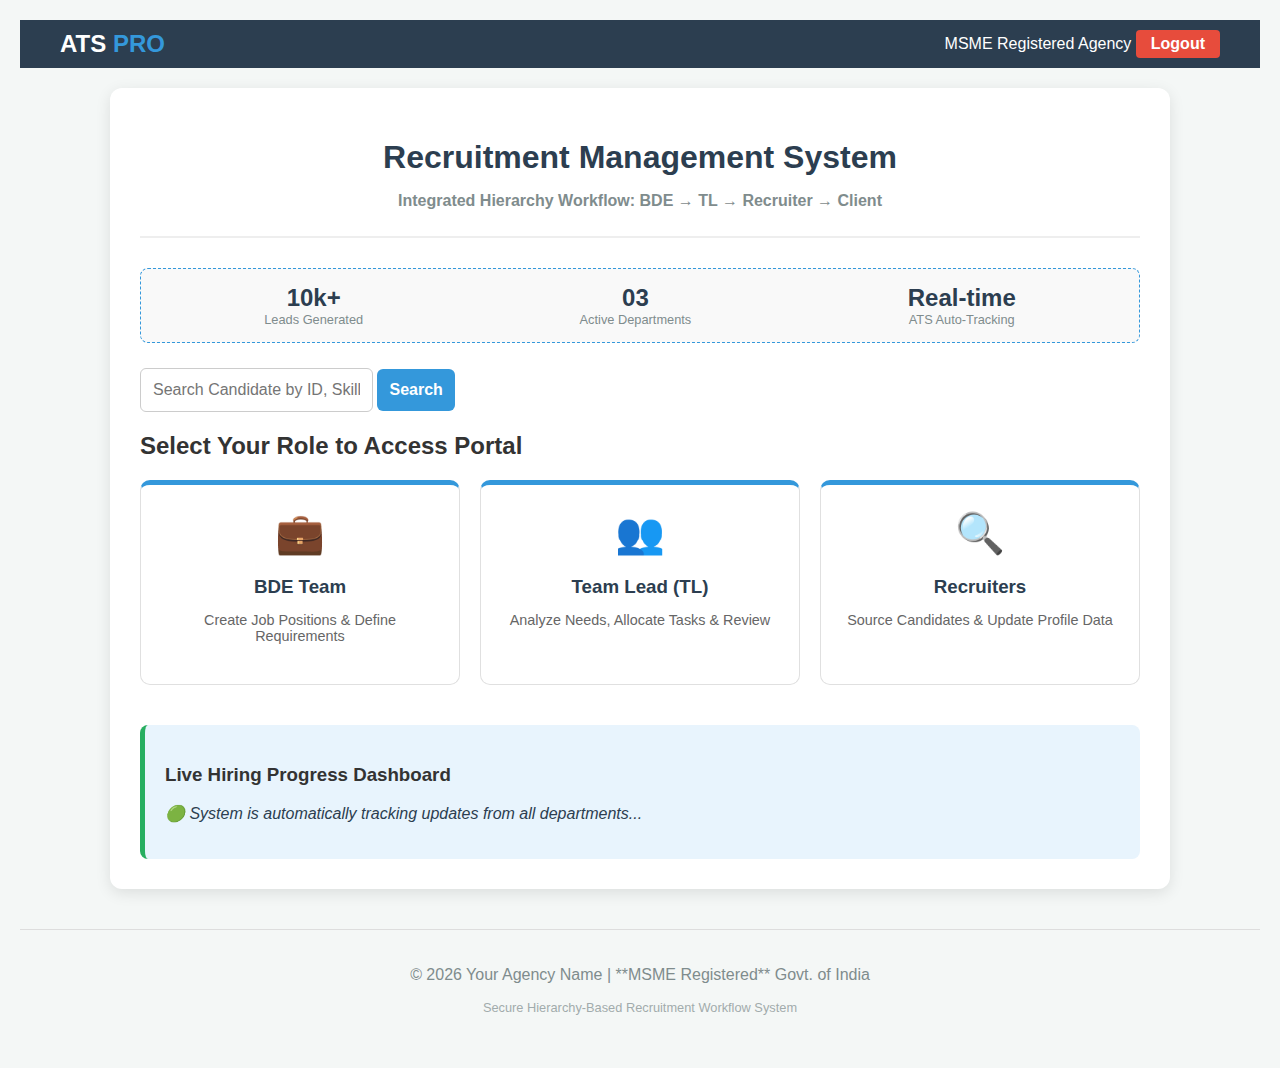
<file: index.html>
<!DOCTYPE html>
<html lang="en">
<head>
    <meta charset="UTF-8">
    <meta name="viewport" content="width=device-width, initial-scale=1.0">
    <title>ATS Hierarchy Dashboard</title>
    <link href="https://cdn.jsdelivr.net/npm/bootstrap@5.0.2/dist/css/bootstrap.min.css" rel="stylesheet" integrity="sha384-EVSTQN3/azprG1Anm3QDgpJLIm9Nao0Yz1ztcQTwFspd3yD65VohhpuuCOmLASjC" crossorigin="anonymous">
    <link rel="stylesheet" href="style.css">
</head>
<body>

    <nav class="top-nav">
        <div class="logo">ATS <span>PRO</span></div>
        <div class="nav-links">
            <span class="msme-tag">MSME Registered Agency</span>
            <button class="logout-btn">Logout</button>
        </div>
    </nav>

    <div class="container">
        <header class="main-header">
            <h1>Recruitment Management System</h1>
            <p>Integrated Hierarchy Workflow: BDE → TL → Recruiter → Client</p>
        </header>

        <div class="stats-grid">
            <div class="stat-item">
                <h4>10k+</h4>
                <p>Leads Generated</p>
            </div>
            <div class="stat-item">
                <h4>03</h4>
                <p>Active Departments</p>
            </div>
            <div class="stat-item">
                <h4>Real-time</h4>
                <p>ATS Auto-Tracking</p>
            </div>
        </div>

        <div class="search-section">
            <input type="text" placeholder="Search Candidate by ID, Skills or Role...">
            <button class="btn-primary">Search</button>
        </div>

        <section class="role-selection">
            <h2>Select Your Role to Access Portal</h2>
            <div class="card-grid">
                <div class="card" onclick="location.href='bde_form.html'">
                    <div class="icon">💼</div>
                    <h3>BDE Team</h3>
                    <p>Create Job Positions & Define Requirements</p>
                </div>

                <div class="card" onclick="location.href='tl_view.html'">
                    <div class="icon">👥</div>
                    <h3>Team Lead (TL)</h3>
                    <p>Analyze Needs, Allocate Tasks & Review</p>
                </div>

                <div class="card" onclick="location.href='recruiter_view.html'">
                    <div class="icon">🔍</div>
                    <h3>Recruiters</h3>
                    <p>Source Candidates & Update Profile Data</p>
                </div>
            </div>
        </section>

        <section class="live-status">
            <h3>Live Hiring Progress Dashboard</h3>
            <div id="status-dashboard">
                <p>🟢 System is automatically tracking updates from all departments...</p>
            </div>
        </section>
    </div>

    <footer class="footer">
        <p>&copy; 2026 Your Agency Name | **MSME Registered** Govt. of India</p>
        <p style="font-size: 0.8rem; opacity: 0.7;">Secure Hierarchy-Based Recruitment Workflow System</p>
    </footer>
<script src="script.js"></script>
<script src="https://cdn.jsdelivr.net/npm/@popperjs/core@2.9.2/dist/umd/popper.min.js" integrity="sha384-IQsoLXl5PILFhosVNubq5LC7Qb9DXgDA9i+tQ8Zj3iwWAwPtgFTxbJ8NT4GN1R8p" crossorigin="anonymous"></script>
<script src="https://cdn.jsdelivr.net/npm/bootstrap@5.0.2/dist/js/bootstrap.min.js" integrity="sha384-cVKIPhGWiC2Al4u+LWgxfKTRIcfu0JTxR+EQDz/bgldoEyl4H0zUF0QKbrJ0EcQF" crossorigin="anonymous"></script>
</body>
</html>
</file>
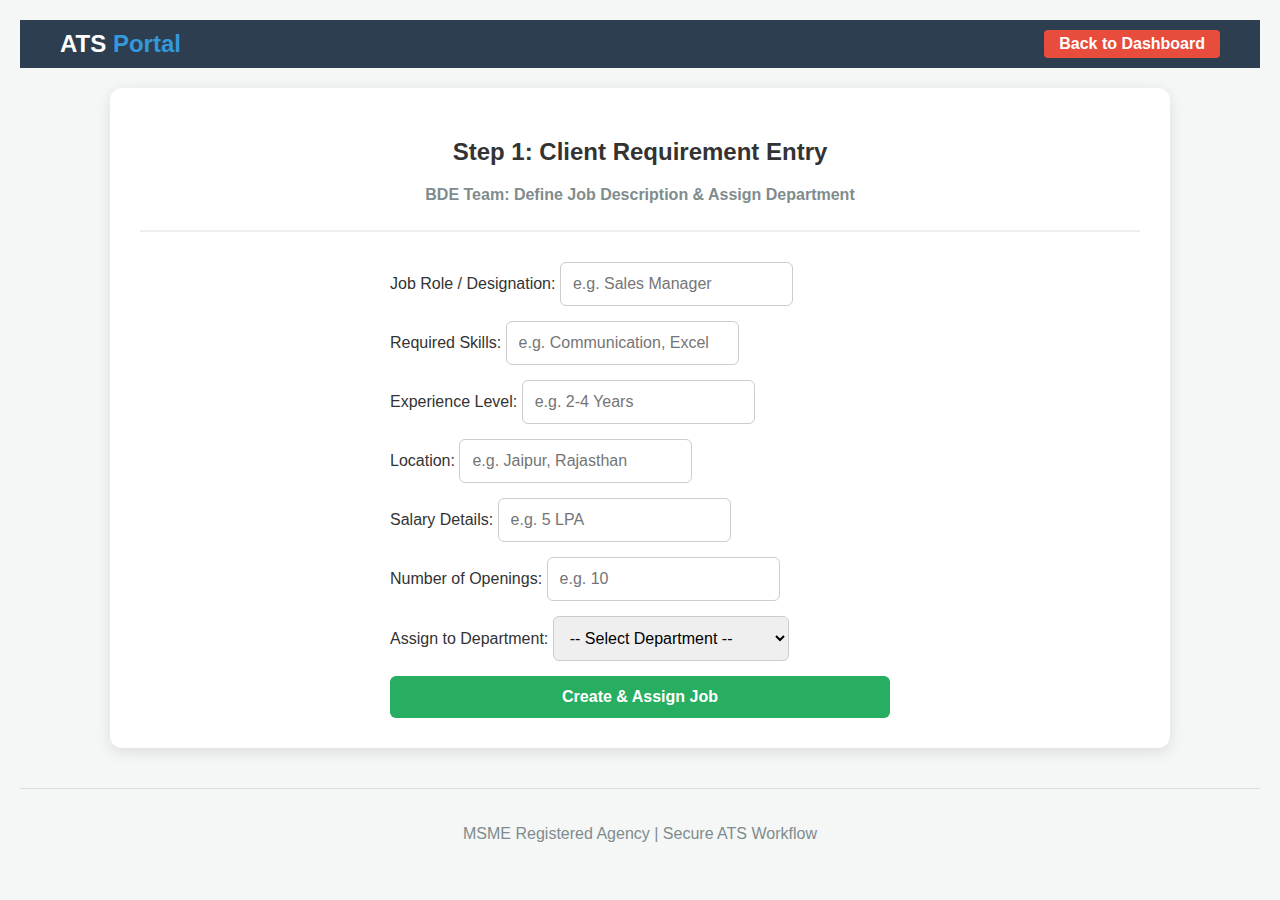
<file: bde_form.html>
<!DOCTYPE html>
<html lang="en">
<head>
    <meta charset="UTF-8">
    <meta name="viewport" content="width=device-width, initial-scale=1.0">
    <title>BDE - Create Job Position</title>
    <link href="https://cdn.jsdelivr.net/npm/bootstrap@5.0.2/dist/css/bootstrap.min.css" rel="stylesheet" integrity="sha384-EVSTQN3/azprG1Anm3QDgpJLIm9Nao0Yz1ztcQTwFspd3yD65VohhpuuCOmLASjC" crossorigin="anonymous">
    <link rel="stylesheet" href="style.css">
</head>
<body>
    <nav class="top-nav">
        <div class="logo">ATS <span>Portal</span></div>
        <button class="logout-btn" onclick="location.href='index.html'">Back to Dashboard</button>
    </nav>

    <div class="container">
        <header>
            <h2>Step 1: Client Requirement Entry</h2>
            <p>BDE Team: Define Job Description & Assign Department</p>
        </header>

        <form id="jobForm">
            <div class="form-group">
                <label>Job Role / Designation:</label>
                <input type="text" id="role" placeholder="e.g. Sales Manager" required>
            </div>

            <div class="form-group">
                <label>Required Skills:</label>
                <input type="text" id="skills" placeholder="e.g. Communication, Excel" required>
            </div>

            <div class="form-group">
                <label>Experience Level:</label>
                <input type="text" id="experience" placeholder="e.g. 2-4 Years" required>
            </div>

            <div class="form-group">
                <label>Location:</label>
                <input type="text" id="location" placeholder="e.g. Jaipur, Rajasthan" required>
            </div>

            <div class="form-group">
                <label>Salary Details:</label>
                <input type="text" id="salary" placeholder="e.g. 5 LPA" required>
            </div>

            <div class="form-group">
                <label>Number of Openings:</label>
                <input type="number" id="openings" placeholder="e.g. 10" required>
            </div>

            <div class="form-group">
                <label>Assign to Department:</label>
                <select id="department" required>
                    <option value="">-- Select Department --</option>
                    <option value="Medical">Medical Department</option>
                    <option value="Educational">Educational Department</option>
                    <option value="Manufacturing">Manufacturing Department</option>
                </select>
            </div>

<button type="submit" class="submit-btn">Create & Assign Job</button>        </form>
    </div>

    <footer class="footer">
        <p>MSME Registered Agency | Secure ATS Workflow</p>
    </footer>

    <script src="script.js"></script>
    <script src="https://cdn.jsdelivr.net/npm/@popperjs/core@2.9.2/dist/umd/popper.min.js" integrity="sha384-IQsoLXl5PILFhosVNubq5LC7Qb9DXgDA9i+tQ8Zj3iwWAwPtgFTxbJ8NT4GN1R8p" crossorigin="anonymous"></script>
<script src="https://cdn.jsdelivr.net/npm/bootstrap@5.0.2/dist/js/bootstrap.min.js" integrity="sha384-cVKIPhGWiC2Al4u+LWgxfKTRIcfu0JTxR+EQDz/bgldoEyl4H0zUF0QKbrJ0EcQF" crossorigin="anonymous"></script>
</body>
</html>
</file>
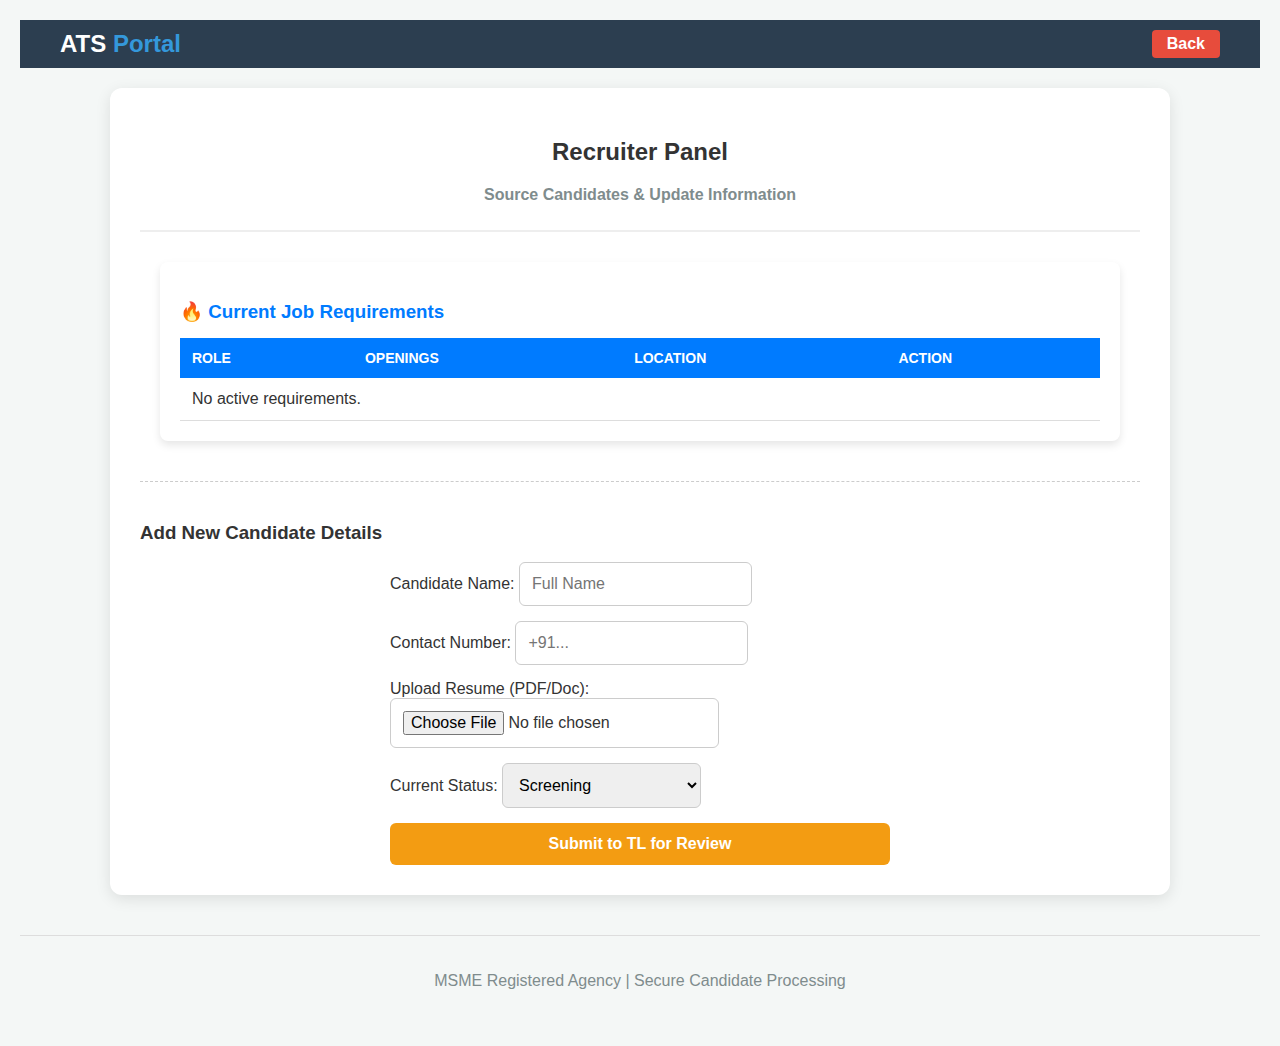
<file: recruiter_view.html>
<!DOCTYPE html>
<html lang="en">
<head>
    <meta charset="UTF-8">
    <meta name="viewport" content="width=device-width, initial-scale=1.0">
    <title>Recruiter Dashboard - Candidate Sourcing</title>
    <link href="https://cdn.jsdelivr.net/npm/bootstrap@5.0.2/dist/css/bootstrap.min.css" rel="stylesheet" integrity="sha384-EVSTQN3/azprG1Anm3QDgpJLIm9Nao0Yz1ztcQTwFspd3yD65VohhpuuCOmLASjC" crossorigin="anonymous">
    <link rel="stylesheet" href="style.css">
</head>
<body>
    <nav class="top-nav">
        <div class="logo">ATS <span>Portal</span></div>
        <button class="logout-btn" onclick="location.href='index.html'">Back</button>
    </nav>

    <div class="container">
        <header>
            <h2>Recruiter Panel</h2>
            <p>Source Candidates & Update Information</p>
        </header>

        <div class="dashboard-section">
            <h3 style="color: #007bff; margin-bottom: 15px;">🔥 Current Job Requirements</h3>
            <table class="modern-table">
                <thead>
                    <tr>
                        <th>Role</th>
                        <th>Openings</th>
                        <th>Location</th>
                        <th>Action</th>
                    </tr>
                </thead>
                <tbody id="jobTableBody">
                    <tr>
                        <td colspan="4" style="text-align:center;">Loading live jobs from Google Sheets...</td>
                    </tr>
                </tbody>
            </table>
        </div>

        <hr style="margin: 40px 0; border: 0; border-top: 1px dashed #ccc;">

        <section class="form-section">
            <h3>Add New Candidate Details</h3>
            <form id="candidateForm">
                <div class="form-group">
                    <label>Candidate Name:</label>
                    <input type="text" id="candidateName" placeholder="Full Name" required>
                </div>

                <div class="form-group">
                    <label>Contact Number:</label>
                    <input type="tel" id="candidatePhone" placeholder="+91..." required>
                </div>

                <div class="form-group">
                    <label>Upload Resume (PDF/Doc):</label>
                    <input type="file" id="resume" required>
                </div>

                <div class="form-group">
                    <label>Current Status:</label>
                    <select id="status">
                        <option>Screening</option>
                        <option>Interview Scheduled</option>
                        <option>Documents Collected</option>
                    </select>
                </div>

                <button type="submit" class="submit-btn" style="background:#f39c12;">Submit to TL for Review</button>
            </form>
        </section>
    </div>

    <footer class="footer">
        <p>MSME Registered Agency | Secure Candidate Processing</p>
    </footer>

    <script src="script.js"></script>
    <script src="https://cdn.jsdelivr.net/npm/@popperjs/core@2.9.2/dist/umd/popper.min.js" integrity="sha384-IQsoLXl5PILFhosVNubq5LC7Qb9DXgDA9i+tQ8Zj3iwWAwPtgFTxbJ8NT4GN1R8p" crossorigin="anonymous"></script>
<script src="https://cdn.jsdelivr.net/npm/bootstrap@5.0.2/dist/js/bootstrap.min.js" integrity="sha384-cVKIPhGWiC2Al4u+LWgxfKTRIcfu0JTxR+EQDz/bgldoEyl4H0zUF0QKbrJ0EcQF" crossorigin="anonymous"></script>
</body>
</html>
</file>
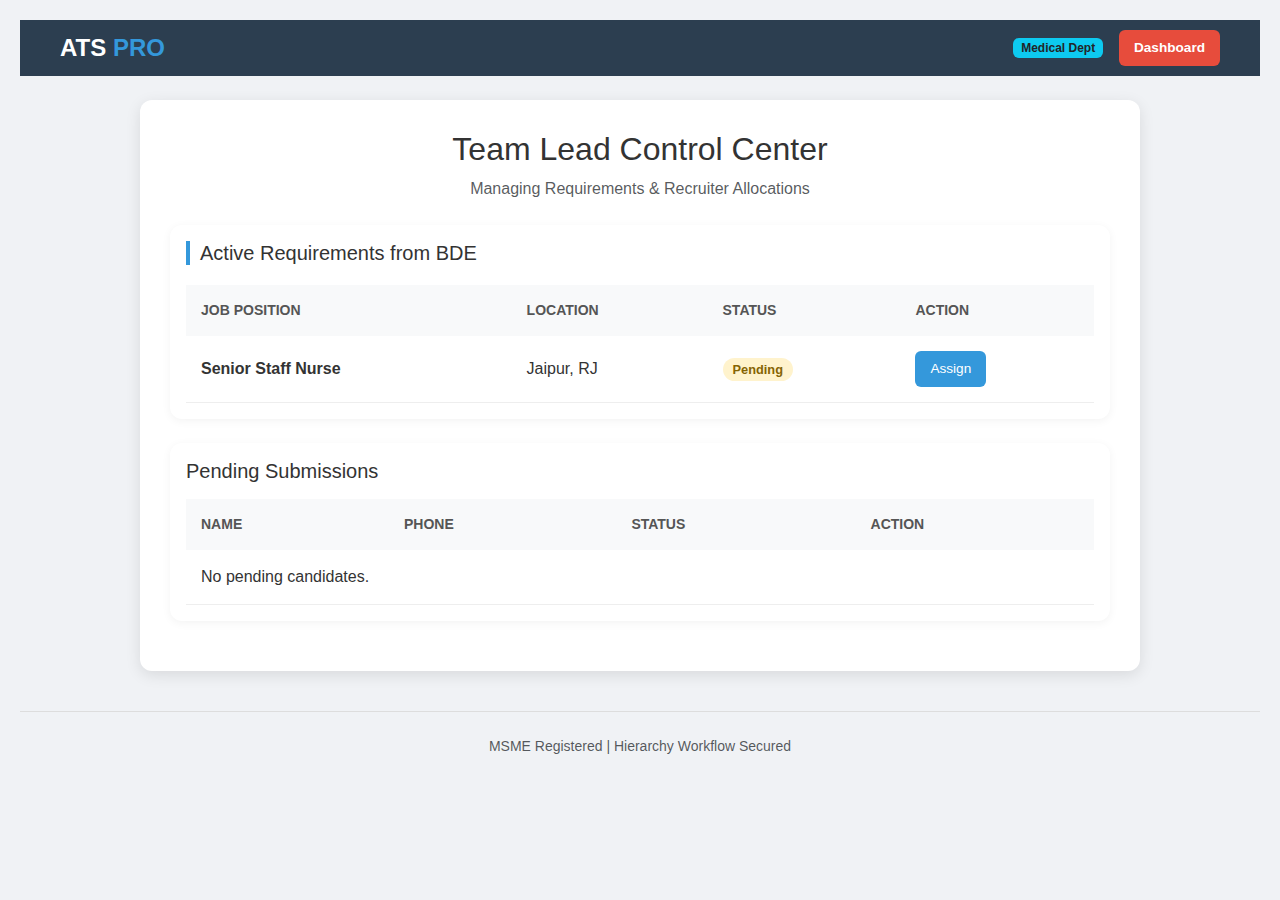
<file: tl_view.html>
<!DOCTYPE html>
<html lang="en">
<head>
    <meta charset="UTF-8">
    <meta name="viewport" content="width=device-width, initial-scale=1.0">
    <title>TL Dashboard - Advanced ATS</title>
    <link href="https://cdn.jsdelivr.net/npm/bootstrap@5.0.2/dist/css/bootstrap.min.css" rel="stylesheet">
    <link rel="stylesheet" href="style.css">
</head>
<body class="dashboard-body">
    <nav class="top-nav">
        <div class="logo">ATS <span>PRO</span></div>
        <div class="user-info d-flex align-items-center gap-3">
            <span class="badge bg-info text-dark">Medical Dept</span> 
            <button class="logout-btn btn-sm" onclick="location.href='index.html'">Dashboard</button>
        </div>
    </nav>

    <div class="container my-4">
        <div class="dashboard-header text-center mb-4">
            <h2>Team Lead Control Center</h2>
            <p class="text-muted">Managing Requirements & Recruiter Allocations</p>
        </div>

        <section class="glass-card mb-4 p-3">
            <div class="section-title mb-3">
                <h3 class="h5">Active Requirements from BDE</h3> 
            </div>
            <div class="table-responsive">
                <table class="premium-table w-100">
                    <thead>
                        <tr>
                            <th>Job Position</th> 
                            <th>Location</th> 
                            <th>Status</th>
                            <th>Action</th>
                        </tr>
                    </thead>
                    <tbody>
                        <tr>
                            <td data-label="Job"><strong>Senior Staff Nurse</strong></td>
                            <td data-label="Location">Jaipur, RJ</td>
                            <td data-label="Status"><span class="status-pill pending">Pending</span></td>
                            <td data-label="Action"><button class="btn btn-sm btn-primary">Assign</button></td>
                        </tr>
                    </tbody>
                </table>
            </div>
        </section>

        <section class="glass-card p-3">
            <h3 class="h5 mb-3">Pending Submissions</h3>
            <div class="table-responsive">
                <table class="premium-table w-100">
                    <thead>
                        <tr>
                            <th>Name</th>
                            <th>Phone</th>
                            <th>Status</th>
                            <th>Action</th>
                        </tr>
                    </thead>
                    <tbody id="submissionsTableBody">
                        </tbody>
                </table>
            </div>
        </section>
    </div>

    <footer class="footer text-center py-4">
        <p class="small text-muted">MSME Registered | Hierarchy Workflow Secured</p>
    </footer>

    <script src="script.js"></script>
</body>
</html>
</file>
<file: style.css>
/* General Styling */
body {
    font-family: 'Segoe UI', Tahoma, Geneva, Verdana, sans-serif;
    background-color: #f4f7f6;
    margin: 0;
    padding: 20px;
    color: #333;
}

/* Top Navigation Bar */
.top-nav {
    display: flex;
    justify-content: space-between;
    align-items: center;
    background: #2c3e50;
    color: white;
    padding: 10px 40px;
    margin-bottom: 20px;
}

.logo { font-size: 1.5rem; font-weight: bold; }
.logo span { color: #3498db; }

.logout-btn {
    background: #e74c3c;
    padding: 5px 15px;
    border: none;
    color: white;
    border-radius: 4px;
    cursor: pointer;
}



/* Icon Styling inside Cards */
.icon { font-size: 2.5rem; margin-bottom: 15px; }

.container {
    max-width: 1000px;
    margin: auto;
    background: white;
    padding: 30px;
    border-radius: 12px;
    box-shadow: 0 4px 15px rgba(0,0,0,0.1);
}

header {
    text-align: center;
    border-bottom: 2px solid #eee;
    margin-bottom: 30px;
    padding-bottom: 10px;
}

header h1 {
    color: #2c3e50;
    margin-bottom: 5px;
}

header p {
    color: #7f8c8d;
    font-weight: bold;
}

/* Role Selection Cards */
.card-grid {
    display: grid;
    grid-template-columns: repeat(auto-fit, minmax(250px, 1fr));
    gap: 20px;
    margin-top: 20px;
}

.card {
    background: #ffffff;
    border: 1px solid #e0e0e0;
    padding: 25px;
    border-radius: 10px;
    text-align: center;
    cursor: pointer;
    transition: all 0.3s ease;
    border-top: 5px solid #3498db; /* Professional Blue */
}

.card:hover {
    transform: translateY(-5px);
    box-shadow: 0 6px 20px rgba(52, 152, 219, 0.2);
    background-color: #f9fbff;
}

.card h3 {
    color: #2c3e50;
    margin-bottom: 10px;
}

.card p {
    font-size: 0.9rem;
    color: #666;
}

/* Live Status Section */
.live-status {
    margin-top: 40px;
    padding: 20px;
    background: #e8f4fd;
    border-radius: 8px;
    border-left: 5px solid #27ae60; /* Success Green */
}

#status-dashboard {
    font-style: italic;
    color: #2c3e50;
    font-weight: 500;
}

/* Form Styling (For BDE Page) */
form {
    display: flex;
    flex-direction: column;
    gap: 15px;
    max-width: 500px;
    margin: auto;
}

input, select, button {
    padding: 12px;
    border-radius: 6px;
    border: 1px solid #ccc;
    font-size: 1rem;
}

button {
    background-color: #27ae60;
    color: white;
    border: none;
    cursor: pointer;
    font-weight: bold;
    transition: background 0.3s;
}

button:hover {
    background-color: #219150;
}

/* Ye CSS add karo stats ke liye */
.stats-grid {
    display: flex;
    justify-content: space-around;
    background: #f9f9f9;
    padding: 15px;
    border-radius: 8px;
    margin-bottom: 25px;
    border: 1px dashed #3498db;
}
.stat-item { text-align: center; }
.stat-item h4 { margin: 0; color: #2c3e50; font-size: 1.5rem; }
.stat-item p { margin: 0; font-size: 0.8rem; color: #7f8c8d; }

/* Footer Styling */
.footer {
    text-align: center;
    margin-top: 40px;
    padding: 20px;
    border-top: 1px solid #ddd;
    color: #7f8c8d;
}


/*  tl_view.html css */
.ats-table {
    width: 100%;
    border-collapse: collapse;
    margin-top: 15px;
}
.ats-table th, .ats-table td {
    padding: 12px;
    border: 1px solid #ddd;
    text-align: left;
}


.dashboard-body { background: #f0f2f5; }
.glass-card {
    background: white;
    padding: 20px;
    border-radius: 12px;
    box-shadow: 0 2px 10px rgba(0,0,0,0.05);
    margin-bottom: 20px;
}
.section-title h3 { border-left: 4px solid #3498db; padding-left: 10px; margin-bottom: 20px; }
.premium-table { width: 100%; border-collapse: collapse; }
.premium-table th { background: #f8f9fa; padding: 15px; color: #555; text-align: left; }
.premium-table td { padding: 15px; border-bottom: 1px solid #eee; }

.status-pill { padding: 4px 10px; border-radius: 20px; font-size: 0.8rem; font-weight: bold; }
.status-pill.pending { background: #fff3cd; color: #856404; }

.candidate-item {
    display: flex;
    justify-content: space-between;
    align-items: center;
    padding: 15px;
    border: 1px solid #eee;
    border-radius: 8px;
    margin-bottom: 10px;
}


/* Table Container */
.dashboard-section {
    margin: 20px;
    padding: 20px;
    background: #fff;
    border-radius: 8px;
    box-shadow: 0 4px 8px rgba(0,0,0,0.1);
}

/* Table Styling */
table {
    width: 100%;
    border-collapse: collapse;
    font-family: 'Segoe UI', Tahoma, Geneva, Verdana, sans-serif;
}

th {
    background-color: #007bff;
    color: white;
    padding: 12px;
    text-align: left;
    text-transform: uppercase;
    font-size: 14px;
}

td {
    padding: 12px;
    border-bottom: 1px solid #ddd;
    color: #333;
}

/* Hover Effect */
tr:hover {
    background-color: #f1f1f1;
}

/* Apply Button */
.apply-btn {
    background: #28a745;
    color: white;
    border: none;
    padding: 8px 15px;
    border-radius: 4px;
    cursor: pointer;
    transition: 0.3s;
}

.apply-btn:hover {
    background: #218838;
}

.btn-sm { padding: 8px 15px; border-radius: 6px; border: none; cursor: pointer; font-size: 0.85rem; }
.btn-primary { background: #3498db; color: white; }
.btn-success { background: #27ae60; color: white; }
.btn-secondary { background: #95a5a6; color: white; }
.ats-table th { background-color: #f2f2f2; }
.assign-btn { background: #3498db; color: white; border: none; padding: 5px 10px; cursor: pointer; border-radius: 4px; }
.approve-btn { background: #27ae60; color: white; border: none; padding: 8px 15px; cursor: pointer; border-radius: 4px; margin-top: 10px; }
</file>
